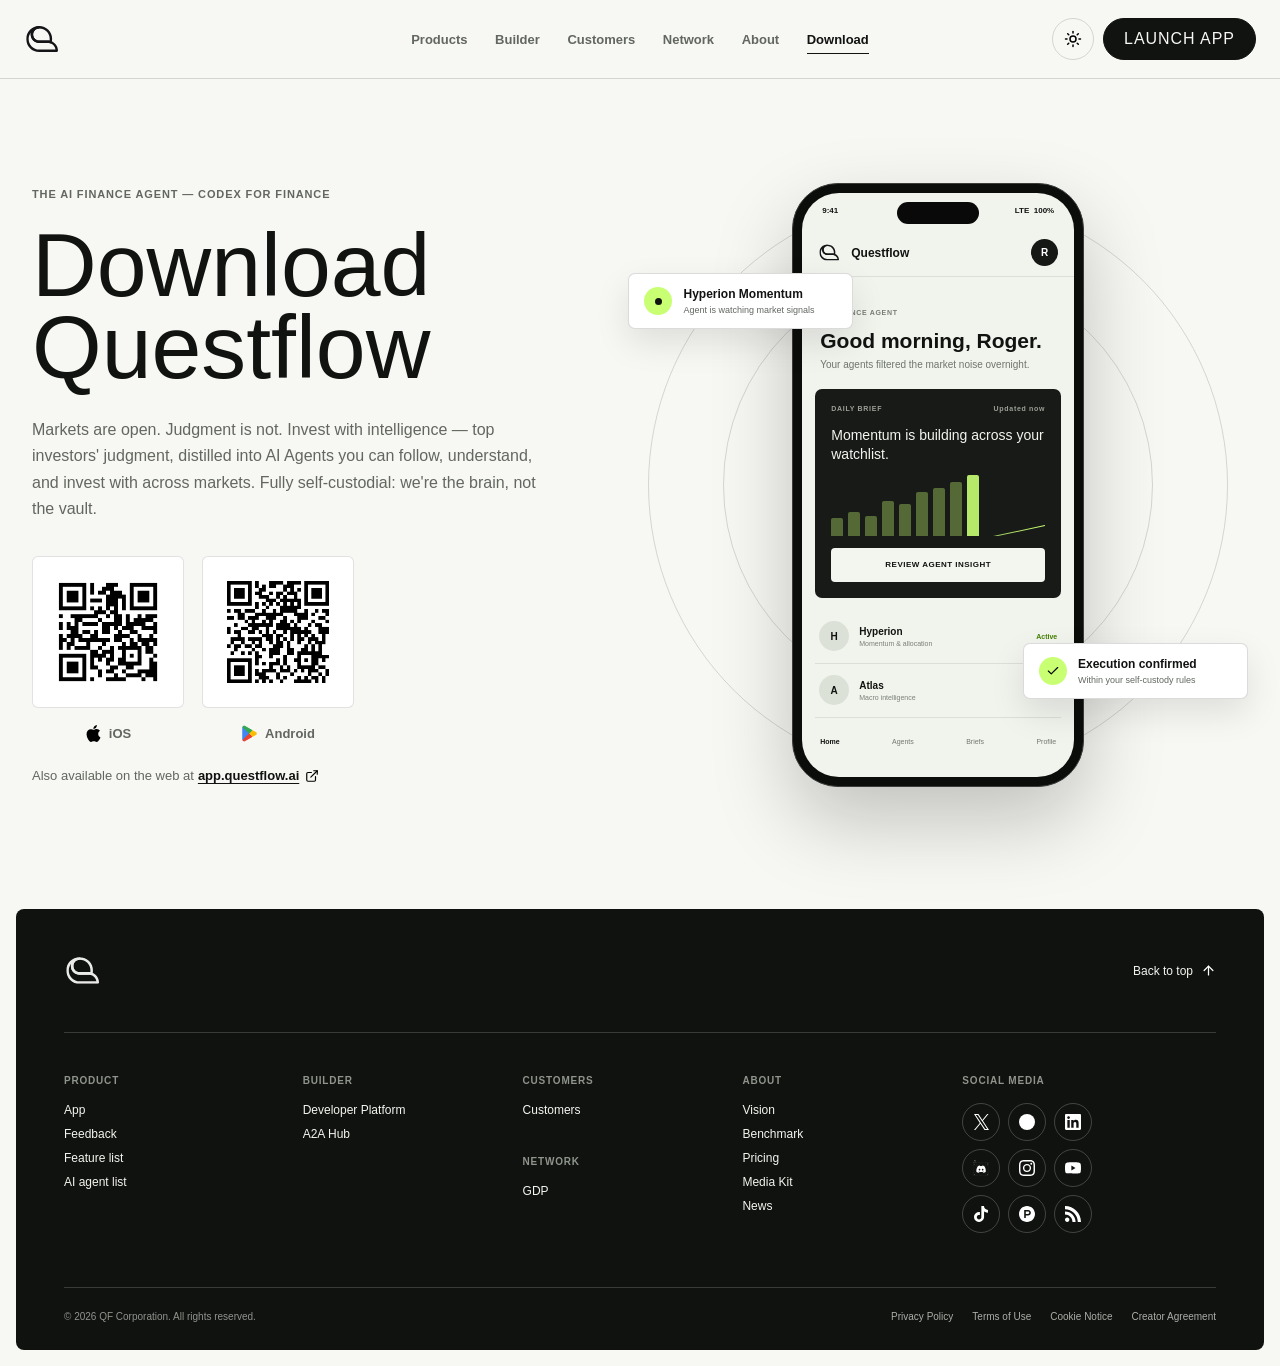
<file: Questflow Website 2/pages/questflow-download-prototype.html>
<!doctype html>
<html lang="en">
  <head>
    <meta charset="utf-8" />
    <meta name="viewport" content="width=device-width, initial-scale=1" />
    <meta
      name="description"
      content="Download Questflow for iOS and Android, or use Questflow on the web."
    />
    <title>Download Questflow</title>
    <link rel="stylesheet" href="../styles/questflow-download-prototype.css" />
    <script src="../scripts/questflow-download-prototype.js" defer></script>
  </head>
  <body class="questflow-download-prototype">
    <a class="qf-download-skip-link" href="#qf-download-main">Skip to content</a>

    <header class="qf-download-web-header" data-qf-download-header>
      <div class="qf-download-web-header-inner">
        <button class="qf-download-brand" type="button" data-qf-download-prototype-link aria-label="Questflow homepage">
          <img src="../assets/questflow-download/brand/questflow-logo.svg" alt="Questflow" />
        </button>
        <nav class="qf-download-web-navigation" aria-label="Primary navigation">
          <button type="button" data-qf-download-prototype-link>Products</button>
          <button type="button" data-qf-download-prototype-link>Builder</button>
          <button type="button" data-qf-download-prototype-link>Customers</button>
          <button type="button" data-qf-download-prototype-link>Network</button>
          <button type="button" data-qf-download-prototype-link>About</button>
          <span class="qf-download-web-navigation-current" aria-current="page">Download</span>
        </nav>
        <div class="qf-download-header-actions">
          <button class="qf-download-theme-toggle" type="button" data-qf-download-theme-toggle aria-label="Switch to dark mode" aria-pressed="false">
            <img class="qf-download-theme-icon-light" src="../assets/questflow-download/ui/sun.svg" alt="" />
            <img class="qf-download-theme-icon-dark" src="../assets/questflow-download/ui/moon.svg" alt="" />
          </button>
          <button class="qf-download-launch-button" type="button" data-qf-download-launch-app>Launch app</button>
        </div>
      </div>
    </header>

    <header class="qf-download-h5-header" data-qf-download-h5-header>
      <div class="qf-download-h5-header-bar">
        <button class="qf-download-brand" type="button" data-qf-download-prototype-link aria-label="Questflow homepage">
          <img src="../assets/questflow-download/brand/questflow-logo.svg" alt="Questflow" />
        </button>
        <div class="qf-download-h5-header-actions">
          <button class="qf-download-theme-toggle" type="button" data-qf-download-theme-toggle aria-label="Switch to dark mode" aria-pressed="false">
            <img class="qf-download-theme-icon-light" src="../assets/questflow-download/ui/sun.svg" alt="" />
            <img class="qf-download-theme-icon-dark" src="../assets/questflow-download/ui/moon.svg" alt="" />
          </button>
          <button class="qf-download-launch-button" type="button" data-qf-download-launch-app>Launch app</button>
          <button class="qf-download-menu-toggle" type="button" data-qf-download-menu-toggle aria-expanded="false" aria-controls="qf-download-mobile-menu" aria-label="Open menu">
            <img class="qf-download-menu-open-icon" src="../assets/questflow-download/ui/menu.svg" alt="" />
            <img class="qf-download-menu-close-icon" src="../assets/questflow-download/ui/close.svg" alt="" />
          </button>
        </div>
      </div>
      <nav class="qf-download-mobile-menu" id="qf-download-mobile-menu" data-qf-download-mobile-menu aria-label="Mobile navigation" hidden>
        <button class="qf-download-mobile-menu-home" type="button" data-qf-download-prototype-link>Homepage</button>
        <div class="qf-download-mobile-menu-grid">
          <section>
            <h2>Products</h2>
            <button type="button" data-qf-download-link="app">App</button>
            <button type="button" data-qf-download-link="feedback">Feedback</button>
            <button type="button" data-qf-download-link="features">Feature list</button>
            <button type="button" data-qf-download-link="agents">AI agent list</button>
          </section>
          <section>
            <h2>Builder</h2>
            <button type="button" data-qf-download-link="developer">Developer Platform</button>
            <button type="button" data-qf-download-link="a2a">A2A Hub</button>
          </section>
          <section>
            <h2>Customers</h2>
            <button type="button" data-qf-download-link="customers">Customers</button>
            <h2>Network</h2>
            <button type="button" data-qf-download-link="gdp">GDP</button>
          </section>
          <section>
            <h2>About</h2>
            <button type="button" data-qf-download-link="vision">Vision</button>
            <button type="button" data-qf-download-link="benchmark">Benchmark</button>
            <button type="button" data-qf-download-link="pricing">Pricing</button>
            <button type="button" data-qf-download-link="mediaKit">Media Kit</button>
            <button type="button" data-qf-download-link="news">News</button>
          </section>
        </div>
        <span class="qf-download-mobile-menu-current" aria-current="page">Download</span>
      </nav>
    </header>
    <div class="qf-download-menu-scrim" data-qf-download-menu-scrim hidden></div>

    <main id="qf-download-main">
      <section class="qf-download-hero" aria-labelledby="qf-download-title">
        <div class="qf-download-hero-copy">
          <p class="qf-download-eyebrow">The AI Finance Agent — Codex for finance</p>
          <h1 id="qf-download-title">
            <span class="qf-download-web-title">Download<br />Questflow</span>
            <span class="qf-download-h5-title">Download Questflow</span>
          </h1>
          <p class="qf-download-hero-description">
            Markets are open. Judgment is not. Invest with intelligence — top investors'
            judgment, distilled into AI Agents you can follow, understand, and invest with
            across markets. Fully self-custodial: we're the brain, not the vault.
          </p>

          <div class="qf-download-web-qr-area" aria-label="Scan to download Questflow">
            <article class="qf-download-qr-option">
              <div class="qf-download-qr-shell">
                <img data-qf-download-qr="ios" alt="QR code for the Apple App Store" />
              </div>
              <div class="qf-download-platform-label">
                <img src="../assets/questflow-download/stores/apple-logo.svg" alt="" />
                <span>iOS</span>
              </div>
            </article>
            <article class="qf-download-qr-option">
              <div class="qf-download-qr-shell">
                <img data-qf-download-qr="android" alt="QR code for Google Play" />
              </div>
              <div class="qf-download-platform-label">
                <img src="../assets/questflow-download/stores/google-play-logo.png" alt="" />
                <span>Android</span>
              </div>
            </article>
          </div>

          <div class="qf-download-h5-action">
            <button class="qf-download-h5-download-button" type="button" data-qf-download-mobile-action>
              <img src="../assets/questflow-download/ui/download.svg" alt="" />
              <span>Download Questflow</span>
            </button>
          </div>

          <p class="qf-download-web-app-line">
            Also available on the web at
            <a data-qf-download-web-app>app.questflow.ai</a>
            <img src="../assets/questflow-download/ui/external-link.svg" alt="" />
          </p>
        </div>

        <div class="qf-download-phone-showcase" aria-label="Questflow mobile app preview">
          <div class="qf-download-float-note qf-download-float-note-one">
            <span class="qf-download-float-status"></span>
            <div><strong>Hyperion Momentum</strong><small>Agent is watching market signals</small></div>
          </div>
          <div class="qf-download-app-phone">
            <div class="qf-download-app-phone-speaker" aria-hidden="true"></div>
            <div class="qf-download-app-screen">
              <div class="qf-download-app-status"><span>9:41</span><span>LTE&nbsp;&nbsp;100%</span></div>
              <div class="qf-download-app-toolbar">
                <img src="../assets/questflow-download/brand/questflow-logo.svg" alt="" />
                <span>Questflow</span>
                <button type="button" aria-label="Profile preview">R</button>
              </div>
              <div class="qf-download-agent-heading">
                <span>AI FINANCE AGENT</span>
                <h2>Good morning, Roger.</h2>
                <p>Your agents filtered the market noise overnight.</p>
              </div>
              <div class="qf-download-agent-brief">
                <div class="qf-download-agent-brief-top"><span>DAILY BRIEF</span><span>Updated now</span></div>
                <h3>Momentum is building across your watchlist.</h3>
                <div class="qf-download-chart" aria-hidden="true">
                  <i></i><i></i><i></i><i></i><i></i><i></i><i></i><i></i><i></i>
                  <b></b>
                </div>
                <button type="button" data-qf-download-prototype-link>Review agent insight</button>
              </div>
              <div class="qf-download-agent-list">
                <div><span class="qf-download-agent-avatar">H</span><p><strong>Hyperion</strong><small>Momentum &amp; allocation</small></p><em>Active</em></div>
                <div><span class="qf-download-agent-avatar">A</span><p><strong>Atlas</strong><small>Macro intelligence</small></p><em>3 signals</em></div>
              </div>
              <div class="qf-download-app-tabbar"><span>Home</span><span>Agents</span><span>Briefs</span><span>Profile</span></div>
            </div>
          </div>
          <div class="qf-download-float-note qf-download-float-note-two">
            <span class="qf-download-float-check"><img src="../assets/questflow-download/ui/check.svg" alt="" /></span>
            <div><strong>Execution confirmed</strong><small>Within your self-custody rules</small></div>
          </div>
        </div>
      </section>
    </main>

    <footer class="qf-download-web-footer">
      <div class="qf-download-footer-top">
        <img src="../assets/questflow-download/brand/questflow-logo.svg" alt="Questflow" />
        <button type="button" data-qf-download-back-to-top>Back to top <img src="../assets/questflow-download/ui/arrow-up.svg" alt="" /></button>
      </div>
      <div class="qf-download-footer-columns">
        <section><h2>Product</h2><button type="button" data-qf-download-link="app">App</button><button type="button" data-qf-download-link="feedback">Feedback</button><button type="button" data-qf-download-link="features">Feature list</button><button type="button" data-qf-download-link="agents">AI agent list</button></section>
        <section><h2>Builder</h2><button type="button" data-qf-download-link="developer">Developer Platform</button><button type="button" data-qf-download-link="a2a">A2A Hub</button></section>
        <section><h2>Customers</h2><button type="button" data-qf-download-link="customers">Customers</button><h2>Network</h2><button type="button" data-qf-download-link="gdp">GDP</button></section>
        <section><h2>About</h2><button type="button" data-qf-download-link="vision">Vision</button><button type="button" data-qf-download-link="benchmark">Benchmark</button><button type="button" data-qf-download-link="pricing">Pricing</button><button type="button" data-qf-download-link="mediaKit">Media Kit</button><button type="button" data-qf-download-link="news">News</button></section>
        <section class="qf-download-footer-social-column"><h2>Social media</h2><div class="qf-download-socials" data-qf-download-socials></div></section>
      </div>
      <div class="qf-download-footer-bottom">
        <p>© 2026 QF Corporation. All rights reserved.</p>
        <div class="qf-download-legal-links">
          <a data-qf-download-link="privacy">Privacy Policy</a><a data-qf-download-link="terms">Terms of Use</a><a data-qf-download-link="cookies">Cookie Notice</a><a data-qf-download-link="creator">Creator Agreement</a>
        </div>
      </div>
    </footer>

    <footer class="qf-download-h5-footer">
      <div class="qf-download-footer-top">
        <img src="../assets/questflow-download/brand/questflow-logo.svg" alt="Questflow" />
        <button type="button" data-qf-download-back-to-top>Back to top <img src="../assets/questflow-download/ui/arrow-up.svg" alt="" /></button>
      </div>
      <div class="qf-download-footer-columns">
        <section><h2>Product</h2><button type="button" data-qf-download-link="app">App</button><button type="button" data-qf-download-link="feedback">Feedback</button><button type="button" data-qf-download-link="features">Feature list</button><button type="button" data-qf-download-link="agents">AI agent list</button></section>
        <section><h2>Builder</h2><button type="button" data-qf-download-link="developer">Developer Platform</button><button type="button" data-qf-download-link="a2a">A2A Hub</button></section>
        <section><h2>Customers</h2><button type="button" data-qf-download-link="customers">Customers</button><h2>Network</h2><button type="button" data-qf-download-link="gdp">GDP</button></section>
        <section><h2>About</h2><button type="button" data-qf-download-link="vision">Vision</button><button type="button" data-qf-download-link="benchmark">Benchmark</button><button type="button" data-qf-download-link="pricing">Pricing</button><button type="button" data-qf-download-link="mediaKit">Media Kit</button><button type="button" data-qf-download-link="news">News</button></section>
      </div>
      <section class="qf-download-h5-socials"><h2>Social media</h2><div class="qf-download-socials" data-qf-download-socials></div></section>
      <div class="qf-download-legal-links">
        <a data-qf-download-link="privacy">Privacy Policy</a><a data-qf-download-link="terms">Terms of Use</a><a data-qf-download-link="cookies">Cookie Notice</a><a data-qf-download-link="creator">Creator Agreement</a>
      </div>
      <p class="qf-download-h5-copyright">© 2026 QF Corporation. All rights reserved.</p>
    </footer>

    <dialog class="qf-download-platform-dialog" data-qf-download-platform-dialog>
      <form method="dialog">
        <button class="qf-download-dialog-close" value="cancel" aria-label="Close platform chooser"><img src="../assets/questflow-download/ui/close.svg" alt="" /></button>
        <p>Choose your platform</p>
        <h2>Download Questflow</h2>
        <button class="qf-download-platform-choice" type="button" data-qf-download-store-choice="ios"><img src="../assets/questflow-download/stores/apple-logo.svg" alt="" /><span><strong>App Store</strong><small>For iPhone and iPad</small></span></button>
        <button class="qf-download-platform-choice" type="button" data-qf-download-store-choice="android"><img src="../assets/questflow-download/stores/google-play-logo.png" alt="" /><span><strong>Google Play</strong><small>For Android devices</small></span></button>
      </form>
    </dialog>

    <div class="qf-download-toast" data-qf-download-toast role="status" aria-live="polite"></div>
  </body>
</html>
</file>
<file: Questflow Website 2/styles/questflow-download-prototype.css>
:root {
  color-scheme: light;
  overflow-x: hidden;
}

.questflow-download-prototype {
  --qf-bg: #f7f7f3;
  --qf-surface: #ffffff;
  --qf-surface-muted: #eceee8;
  --qf-text: #111311;
  --qf-muted: #626760;
  --qf-line: rgba(17, 19, 17, 0.15);
  --qf-header: rgba(247, 247, 243, 0.92);
  --qf-accent: #c8ff73;
  margin: 0;
  min-width: 0;
  overflow-x: hidden;
  background: var(--qf-bg);
  color: var(--qf-text);
  font-family: Inter, "SF Pro Text", "Helvetica Neue", Arial, sans-serif;
  -webkit-font-smoothing: antialiased;
}

.questflow-download-prototype[data-qf-download-theme="dark"] {
  color-scheme: dark;
  --qf-bg: #101210;
  --qf-surface: #1a1d1a;
  --qf-surface-muted: #242824;
  --qf-text: #f4f5ef;
  --qf-muted: #a8ada5;
  --qf-line: rgba(244, 245, 239, 0.16);
  --qf-header: rgba(16, 18, 16, 0.92);
}

.questflow-download-prototype *,
.questflow-download-prototype *::before,
.questflow-download-prototype *::after { box-sizing: border-box; }
.questflow-download-prototype button,
.questflow-download-prototype a { font: inherit; }
.questflow-download-prototype button { color: inherit; }
.questflow-download-prototype button:focus-visible,
.questflow-download-prototype a:focus-visible { outline: 2px solid #6dad14; outline-offset: 3px; }

.qf-download-skip-link {
  position: fixed;
  z-index: 200;
  top: 10px;
  left: 10px;
  padding: 10px 14px;
  transform: translateY(-150%);
  border-radius: 6px;
  background: var(--qf-text);
  color: var(--qf-bg);
  text-decoration: none;
}
.qf-download-skip-link:focus { transform: translateY(0); }

.qf-download-web-header,
.qf-download-h5-header {
  position: sticky;
  z-index: 80;
  top: 0;
  border-bottom: 1px solid var(--qf-line);
  background: var(--qf-header);
  backdrop-filter: blur(18px);
}
.qf-download-web-header-inner {
  width: min(calc(100% - 48px), 1440px);
  height: 78px;
  margin: 0 auto;
  display: grid;
  grid-template-columns: 1fr auto 1fr;
  align-items: center;
}
.qf-download-brand {
  width: 34px;
  height: 34px;
  padding: 0;
  border: 0;
  background: transparent;
  cursor: pointer;
}
.qf-download-brand img { width: 100%; height: 100%; display: block; object-fit: contain; }
.questflow-download-prototype[data-qf-download-theme="dark"] .qf-download-brand img,
.questflow-download-prototype[data-qf-download-theme="dark"] .qf-download-footer-top > img { filter: invert(1); }
.qf-download-web-navigation { display: flex; align-items: center; gap: clamp(19px, 2.15vw, 34px); }
.qf-download-web-navigation button,
.qf-download-web-navigation-current {
  position: relative;
  padding: 12px 0;
  border: 0;
  background: transparent;
  color: var(--qf-muted);
  font-size: 13px;
  font-weight: 560;
  white-space: nowrap;
}
.qf-download-web-navigation button { cursor: pointer; }
.qf-download-web-navigation button:hover { color: var(--qf-text); }
.qf-download-web-navigation-current { color: var(--qf-text); }
.qf-download-web-navigation-current::after {
  content: "";
  position: absolute;
  right: 0;
  bottom: 5px;
  left: 0;
  height: 1px;
  background: currentColor;
}
.qf-download-header-actions,
.qf-download-h5-header-actions { display: flex; align-items: center; justify-content: flex-end; gap: 9px; }
.qf-download-theme-toggle,
.qf-download-menu-toggle {
  width: 42px;
  height: 42px;
  display: grid;
  place-items: center;
  padding: 0;
  border: 1px solid var(--qf-line);
  border-radius: 50%;
  background: transparent;
  cursor: pointer;
}
.qf-download-theme-toggle img,
.qf-download-menu-toggle img { width: 18px; height: 18px; }
.qf-download-theme-icon-dark,
.qf-download-menu-close-icon { display: none; }
.questflow-download-prototype[data-qf-download-theme="dark"] .qf-download-theme-icon-light { display: none; }
.questflow-download-prototype[data-qf-download-theme="dark"] .qf-download-theme-icon-dark { display: block; }
.qf-download-menu-toggle[aria-expanded="true"] .qf-download-menu-open-icon { display: none; }
.qf-download-menu-toggle[aria-expanded="true"] .qf-download-menu-close-icon { display: block; }
.qf-download-launch-button {
  min-height: 42px;
  padding: 0 20px;
  border: 1px solid var(--qf-text);
  border-radius: 999px;
  background: var(--qf-text);
  color: var(--qf-bg) !important;
  font-size: 11px;
  font-weight: 700;
  letter-spacing: .06em;
  text-transform: uppercase;
  cursor: pointer;
}
.qf-download-launch-button:hover { opacity: .76; }
.qf-download-web-header .qf-download-header-actions { justify-self: end; }
.qf-download-h5-header { display: none; }

.qf-download-hero {
  width: min(calc(100% - 64px), 1360px);
  min-height: calc(100vh - 78px);
  margin: 0 auto;
  padding: 76px 0 94px;
  display: grid;
  grid-template-columns: minmax(450px, .9fr) minmax(530px, 1.1fr);
  align-items: center;
  gap: clamp(46px, 7vw, 112px);
}
.qf-download-eyebrow {
  margin: 0 0 22px;
  color: var(--qf-muted);
  font-size: 11px;
  font-weight: 700;
  letter-spacing: .08em;
  line-height: 1.4;
  text-transform: uppercase;
}
.qf-download-hero h1 { margin: 0; }
.qf-download-web-title {
  display: block;
  font-size: clamp(68px, 7vw, 112px);
  font-weight: 410;
  letter-spacing: 0;
  line-height: .92;
}
.qf-download-h5-title { display: none; }
.qf-download-hero-description {
  max-width: 575px;
  margin: 28px 0 0;
  color: var(--qf-muted);
  font-size: 16px;
  line-height: 1.65;
}
.qf-download-web-qr-area { margin-top: 34px; display: flex; gap: 18px; }
.qf-download-qr-option { margin: 0; }
.qf-download-qr-shell {
  width: 152px;
  height: 152px;
  padding: 10px;
  border: 1px solid rgba(17, 19, 17, .12);
  border-radius: 6px;
  background: #fff;
}
.qf-download-qr-shell img { width: 100%; height: 100%; display: block; }
.qf-download-platform-label {
  height: 30px;
  margin-top: 10px;
  display: flex;
  align-items: center;
  justify-content: center;
  gap: 7px;
  color: var(--qf-muted);
  font-size: 13px;
  font-weight: 600;
}
.qf-download-platform-label img { width: 17px; height: 17px; object-fit: contain; }
.questflow-download-prototype[data-qf-download-theme="dark"] .qf-download-platform-label img:first-child { filter: invert(1); }
.qf-download-h5-action { display: none; }
.qf-download-web-app-line {
  margin: 20px 0 0;
  display: flex;
  align-items: center;
  flex-wrap: wrap;
  gap: 4px;
  color: var(--qf-muted);
  font-size: 13px;
}
.qf-download-web-app-line a { color: var(--qf-text); font-weight: 650; text-underline-offset: 3px; cursor: pointer; }
.qf-download-web-app-line img { width: 14px; height: 14px; margin-left: 2px; }

.qf-download-phone-showcase {
  position: relative;
  min-height: 660px;
  display: grid;
  place-items: center;
}
.qf-download-phone-showcase::before {
  content: "";
  position: absolute;
  width: min(580px, 98%);
  aspect-ratio: 1;
  border: 1px solid var(--qf-line);
  border-radius: 50%;
}
.qf-download-phone-showcase::after {
  content: "";
  position: absolute;
  width: min(430px, 72%);
  aspect-ratio: 1;
  border: 1px solid var(--qf-line);
  border-radius: 50%;
}
.qf-download-app-phone {
  position: relative;
  z-index: 2;
  width: 292px;
  height: 604px;
  padding: 9px;
  border: 1px solid #3a3d39;
  border-radius: 46px;
  background: #0b0d0b;
  box-shadow: 0 34px 80px rgba(0, 0, 0, .22);
}
.qf-download-app-phone-speaker {
  position: absolute;
  z-index: 5;
  top: 18px;
  left: 50%;
  width: 82px;
  height: 22px;
  transform: translateX(-50%);
  border-radius: 999px;
  background: #080908;
}
.qf-download-app-screen {
  height: 100%;
  overflow: hidden;
  border-radius: 37px;
  background: #f1f3ed;
  color: #111311;
}
.qf-download-app-status { height: 36px; padding: 13px 20px 0; display: flex; justify-content: space-between; font-size: 8px; font-weight: 700; }
.qf-download-app-toolbar { height: 48px; padding: 0 16px; display: grid; grid-template-columns: 26px 1fr 27px; align-items: center; gap: 7px; border-bottom: 1px solid rgba(17,19,17,.09); font-size: 12px; font-weight: 700; }
.qf-download-app-toolbar > img { width: 21px; height: 21px; }
.qf-download-app-toolbar button { width: 27px; height: 27px; padding: 0; border: 0; border-radius: 50%; background: #151815; color: #fff; font-size: 10px; }
.qf-download-agent-heading { padding: 24px 18px 17px; }
.qf-download-agent-heading > span,
.qf-download-agent-brief-top { font-size: 7px; font-weight: 800; letter-spacing: .1em; color: #777d75; }
.qf-download-agent-heading h2 { margin: 10px 0 5px; font-size: 21px; font-weight: 560; letter-spacing: 0; }
.qf-download-agent-heading p { margin: 0; color: #6f756d; font-size: 10px; line-height: 1.4; }
.qf-download-agent-brief { margin: 0 13px; padding: 16px; border-radius: 7px; background: #171a17; color: #f4f5ef; }
.qf-download-agent-brief-top { display: flex; justify-content: space-between; color: #9ca198; }
.qf-download-agent-brief h3 { margin: 14px 0 8px; font-size: 14px; font-weight: 530; line-height: 1.35; }
.qf-download-chart { position: relative; height: 64px; display: flex; align-items: flex-end; gap: 5px; overflow: hidden; }
.qf-download-chart i { width: 12px; border-radius: 2px 2px 0 0; background: #c8ff73; opacity: .35; }
.qf-download-chart i:nth-child(1) { height: 18px; }
.qf-download-chart i:nth-child(2) { height: 24px; }
.qf-download-chart i:nth-child(3) { height: 20px; }
.qf-download-chart i:nth-child(4) { height: 35px; }
.qf-download-chart i:nth-child(5) { height: 32px; }
.qf-download-chart i:nth-child(6) { height: 44px; }
.qf-download-chart i:nth-child(7) { height: 48px; }
.qf-download-chart i:nth-child(8) { height: 54px; }
.qf-download-chart i:nth-child(9) { height: 61px; opacity: .9; }
.qf-download-chart b { position: absolute; right: 0; bottom: 10px; left: 0; height: 1px; background: linear-gradient(90deg, transparent, #c8ff73); transform: rotate(-12deg); transform-origin: right; }
.qf-download-agent-brief button { width: 100%; height: 34px; margin-top: 12px; border: 0; border-radius: 4px; background: #f3f5ef; color: #111311; font-size: 8px; font-weight: 800; letter-spacing: .06em; text-transform: uppercase; }
.qf-download-agent-list { padding: 12px 13px 0; }
.qf-download-agent-list > div { min-height: 54px; padding: 8px 4px; display: grid; grid-template-columns: 32px 1fr auto; align-items: center; gap: 8px; border-bottom: 1px solid rgba(17,19,17,.09); }
.qf-download-agent-avatar { width: 30px; height: 30px; display: grid; place-items: center; border-radius: 50%; background: #dce1d7; font-size: 10px; font-weight: 800; }
.qf-download-agent-list p { margin: 0; }
.qf-download-agent-list strong,
.qf-download-agent-list small { display: block; }
.qf-download-agent-list strong { font-size: 10px; }
.qf-download-agent-list small { margin-top: 3px; color: #7a8078; font-size: 7px; }
.qf-download-agent-list em { color: #438000; font-size: 7px; font-style: normal; font-weight: 700; }
.qf-download-app-tabbar { height: 48px; padding: 0 18px; display: flex; align-items: center; justify-content: space-between; color: #72786f; font-size: 7px; }
.qf-download-app-tabbar span:first-child { color: #111311; font-weight: 800; }
.qf-download-float-note {
  position: absolute;
  z-index: 4;
  min-width: 225px;
  padding: 13px 15px;
  display: flex;
  align-items: center;
  gap: 11px;
  border: 1px solid var(--qf-line);
  border-radius: 7px;
  background: var(--qf-surface);
  box-shadow: 0 14px 34px rgba(0,0,0,.1);
}
.qf-download-float-note-one { top: 118px; left: 0; }
.qf-download-float-note-two { right: 0; bottom: 116px; }
.qf-download-float-note strong,
.qf-download-float-note small { display: block; }
.qf-download-float-note strong { font-size: 12px; }
.qf-download-float-note small { margin-top: 4px; color: var(--qf-muted); font-size: 9px; }
.qf-download-float-status,
.qf-download-float-check { flex: 0 0 auto; width: 28px; height: 28px; display: grid; place-items: center; border-radius: 50%; background: var(--qf-accent); color: #111311; font-size: 12px; font-weight: 900; }
.qf-download-float-status::after { content: ""; width: 7px; height: 7px; border-radius: 50%; background: #111311; }
.qf-download-float-check img { width: 14px; height: 14px; }

.qf-download-web-footer,
.qf-download-h5-footer {
  width: min(calc(100% - 32px), 1480px);
  margin: 0 auto 16px;
  padding: 44px 48px 28px;
  border-radius: 8px;
  background: #101210;
  color: #f4f5ef;
}
.qf-download-h5-footer { display: none; }
.qf-download-footer-top { display: flex; align-items: center; justify-content: space-between; padding-bottom: 44px; border-bottom: 1px solid rgba(244,245,239,.18); }
.qf-download-footer-top > img { width: 35px; height: 35px; filter: invert(1); }
.qf-download-footer-top button { display: flex; align-items: center; gap: 8px; padding: 0; border: 0; background: transparent; color: #f4f5ef; font-size: 12px; cursor: pointer; }
.qf-download-footer-top button img { width: 15px; height: 15px; filter: invert(1); }
.qf-download-footer-columns { padding: 42px 0 54px; display: grid; grid-template-columns: 1.1fr 1fr 1fr 1fr 1.35fr; gap: 32px; }
.qf-download-footer-columns section { display: flex; flex-direction: column; align-items: flex-start; }
.qf-download-footer-columns h2,
.qf-download-h5-socials h2 { margin: 0 0 17px; color: #8f948c; font-size: 10px; font-weight: 700; letter-spacing: .08em; text-transform: uppercase; }
.qf-download-footer-columns h2:not(:first-child) { margin-top: 29px; }
.qf-download-footer-columns button { margin: 0 0 10px; padding: 0; border: 0; background: transparent; color: #f4f5ef; font-size: 12px; cursor: pointer; }
.qf-download-footer-columns button:hover { color: var(--qf-accent); }
.qf-download-socials { display: grid; grid-template-columns: repeat(3, 38px); gap: 8px; }
.qf-download-socials a { width: 38px; height: 38px; display: grid; place-items: center; border: 1px solid rgba(244,245,239,.22); border-radius: 50%; }
.qf-download-socials a:hover { border-color: var(--qf-accent); }
.qf-download-socials img { width: 16px; height: 16px; filter: brightness(0) invert(1); object-fit: contain; }
.qf-download-footer-bottom { padding-top: 23px; display: flex; align-items: center; justify-content: space-between; gap: 24px; border-top: 1px solid rgba(244,245,239,.18); }
.qf-download-footer-bottom p,
.qf-download-h5-copyright { margin: 0; color: #8f948c; font-size: 10px; }
.qf-download-legal-links { display: flex; flex-wrap: wrap; gap: 19px; }
.qf-download-legal-links a { color: #aaaFa7; font-size: 10px; text-decoration: none; cursor: pointer; }
.qf-download-legal-links a:hover { color: #f4f5ef; }

.qf-download-platform-dialog {
  width: min(calc(100% - 32px), 390px);
  padding: 0;
  border: 1px solid var(--qf-line);
  border-radius: 8px;
  background: var(--qf-surface);
  color: var(--qf-text);
}
.qf-download-platform-dialog::backdrop { background: rgba(7,8,7,.62); backdrop-filter: blur(4px); }
.qf-download-platform-dialog form { position: relative; padding: 28px 22px 22px; }
.qf-download-dialog-close { position: absolute; top: 15px; right: 15px; width: 38px; height: 38px; padding: 0; display: grid; place-items: center; border: 1px solid var(--qf-line); border-radius: 50%; background: transparent; }
.qf-download-dialog-close img { width: 16px; height: 16px; }
.qf-download-platform-dialog p { margin: 0 0 8px; color: var(--qf-muted); font-size: 11px; font-weight: 700; letter-spacing: .08em; text-transform: uppercase; }
.qf-download-platform-dialog h2 { margin: 0 0 24px; font-size: 26px; font-weight: 520; letter-spacing: 0; }
.qf-download-platform-choice { width: 100%; min-height: 68px; margin-top: 10px; padding: 10px 14px; display: flex; align-items: center; gap: 14px; border: 1px solid var(--qf-line); border-radius: 6px; background: var(--qf-surface-muted); text-align: left; cursor: pointer; }
.qf-download-platform-choice > img { width: 26px; height: 26px; object-fit: contain; }
.qf-download-platform-choice strong,
.qf-download-platform-choice small { display: block; }
.qf-download-platform-choice strong { font-size: 14px; }
.qf-download-platform-choice small { margin-top: 4px; color: var(--qf-muted); font-size: 10px; }
.qf-download-toast {
  position: fixed;
  z-index: 200;
  right: 20px;
  bottom: 20px;
  max-width: min(360px, calc(100% - 32px));
  padding: 12px 15px;
  transform: translateY(20px);
  border-radius: 6px;
  background: var(--qf-text);
  color: var(--qf-bg);
  font-size: 12px;
  opacity: 0;
  pointer-events: none;
  transition: opacity .18s ease, transform .18s ease;
}
.qf-download-toast[data-qf-download-visible="true"] { transform: translateY(0); opacity: 1; }

@media (min-width: 768px) and (max-width: 1279px) {
  .qf-download-web-header-inner { width: min(calc(100% - 32px), 1120px); grid-template-columns: auto 1fr auto; gap: 22px; }
  .qf-download-web-navigation { justify-self: center; gap: clamp(12px, 1.6vw, 21px); }
  .qf-download-web-navigation button,
  .qf-download-web-navigation-current { font-size: 11px; }
  .qf-download-launch-button { padding: 0 15px; }
  .qf-download-hero { width: min(calc(100% - 48px), 880px); padding-top: 88px; grid-template-columns: 1fr; text-align: center; gap: 28px; }
  .qf-download-hero-copy { display: flex; flex-direction: column; align-items: center; }
  .qf-download-web-title { font-size: clamp(72px, 10vw, 106px); line-height: .94; }
  .qf-download-hero-description { max-width: 670px; }
  .qf-download-web-qr-area { justify-content: center; }
  .qf-download-phone-showcase { width: min(100%, 690px); min-height: 650px; margin: 0 auto; }
  .qf-download-web-footer { padding-right: 32px; padding-left: 32px; }
  .qf-download-footer-columns { grid-template-columns: repeat(4, 1fr); }
  .qf-download-footer-social-column { grid-column: 1 / -1; }
  .qf-download-footer-social-column .qf-download-socials { grid-template-columns: repeat(9, 38px); }
}

@media (max-width: 767px) {
  .qf-download-web-header,
  .qf-download-web-footer,
  .qf-download-web-title,
  .qf-download-web-qr-area { display: none; }
  .qf-download-h5-header,
  .qf-download-h5-title,
  .qf-download-h5-action,
  .qf-download-h5-footer { display: block; }
  .qf-download-h5-header-bar { height: 64px; padding: 0 14px; display: flex; align-items: center; justify-content: space-between; }
  .qf-download-h5-header .qf-download-brand { width: 30px; height: 30px; }
  .qf-download-h5-header-actions { gap: 6px; }
  .qf-download-h5-header .qf-download-theme-toggle,
  .qf-download-menu-toggle { width: 36px; height: 36px; }
  .qf-download-h5-header .qf-download-launch-button { min-height: 36px; padding: 0 13px; font-size: 9px; }
  .qf-download-mobile-menu {
    position: absolute;
    z-index: 82;
    top: 64px;
    left: 0;
    width: 100%;
    max-height: calc(100vh - 64px);
    padding: 24px 20px 34px;
    overflow-y: auto;
    border-top: 1px solid var(--qf-line);
    background: var(--qf-bg);
  }
  .qf-download-mobile-menu[hidden],
  .qf-download-menu-scrim[hidden] { display: none; }
  .qf-download-mobile-menu button { padding: 0; border: 0; background: transparent; text-align: left; cursor: pointer; }
  .qf-download-mobile-menu-home { margin-bottom: 30px; font-size: 20px; font-weight: 540; }
  .qf-download-mobile-menu-grid { display: grid; grid-template-columns: 1fr 1fr; gap: 30px 22px; }
  .qf-download-mobile-menu-grid section { display: flex; flex-direction: column; align-items: flex-start; }
  .qf-download-mobile-menu-grid h2 { margin: 0 0 13px; color: var(--qf-muted); font-size: 9px; font-weight: 700; letter-spacing: .08em; text-transform: uppercase; }
  .qf-download-mobile-menu-grid h2:not(:first-child) { margin-top: 24px; }
  .qf-download-mobile-menu-grid button { margin-bottom: 11px; font-size: 14px; }
  .qf-download-mobile-menu-current { margin-top: 30px; padding-top: 18px; display: block; border-top: 1px solid var(--qf-line); font-size: 20px; font-weight: 650; }
  .qf-download-mobile-menu-current::after { content: ""; width: 34px; height: 1px; margin-top: 7px; display: block; background: currentColor; }
  .qf-download-menu-scrim { position: fixed; z-index: 70; inset: 64px 0 0; background: rgba(4,5,4,.45); }
  .qf-download-menu-open { overflow: hidden; }
  .qf-download-hero {
    width: 100%;
    min-height: 0;
    padding: 70px 20px 76px;
    display: block;
    text-align: center;
  }
  .qf-download-eyebrow { max-width: 320px; margin: 0 auto 18px; font-size: 9px; }
  .qf-download-h5-title { font-size: clamp(38px, 11vw, 50px); font-weight: 430; line-height: 1.05; letter-spacing: 0; }
  .qf-download-hero-description { max-width: 480px; margin: 22px auto 0; font-size: 14px; line-height: 1.6; }
  .qf-download-h5-action { margin-top: 28px; }
  .qf-download-h5-download-button {
    width: min(100%, 460px);
    min-height: 56px;
    padding: 0 20px;
    display: inline-flex;
    align-items: center;
    justify-content: center;
    gap: 10px;
    border: 1px solid var(--qf-text);
    border-radius: 6px;
    background: var(--qf-text);
    color: var(--qf-bg) !important;
    font-size: 14px;
    font-weight: 700;
    cursor: pointer;
  }
  .qf-download-h5-download-button img { width: 18px; height: 18px; filter: invert(1); }
  .questflow-download-prototype[data-qf-download-theme="dark"] .qf-download-h5-download-button img { filter: none; }
  .qf-download-web-app-line { justify-content: center; margin-top: 18px; font-size: 12px; }
  .qf-download-phone-showcase { min-height: 570px; margin-top: 48px; }
  .qf-download-phone-showcase::before { width: 420px; max-width: 122vw; }
  .qf-download-phone-showcase::after { width: 310px; max-width: 92vw; }
  .qf-download-app-phone { width: 252px; height: 522px; border-radius: 41px; }
  .qf-download-app-screen { border-radius: 32px; }
  .qf-download-agent-heading { padding-top: 17px; }
  .qf-download-agent-heading h2 { font-size: 18px; }
  .qf-download-agent-brief { padding: 13px; }
  .qf-download-agent-list > div { min-height: 47px; }
  .qf-download-app-tabbar { height: 39px; }
  .qf-download-float-note-one { top: 74px; left: calc(50% - 178px); min-width: 190px; }
  .qf-download-float-note-two { display: none; }
  .qf-download-float-note { padding: 10px 12px; text-align: left; }
  .qf-download-float-note strong { font-size: 10px; }
  .qf-download-float-note small { font-size: 8px; }
  .qf-download-h5-footer { width: calc(100% - 16px); margin-bottom: 8px; padding: 32px 20px 24px; border-radius: 7px; }
  .qf-download-footer-top { padding-bottom: 28px; }
  .qf-download-footer-top > img { width: 31px; height: 31px; }
  .qf-download-footer-columns { padding: 34px 0 36px; grid-template-columns: 1fr 1fr; gap: 34px 24px; }
  .qf-download-footer-columns h2 { margin-bottom: 14px; }
  .qf-download-footer-columns button { margin-bottom: 9px; font-size: 11px; }
  .qf-download-h5-socials { padding: 28px 0; border-top: 1px solid rgba(244,245,239,.18); border-bottom: 1px solid rgba(244,245,239,.18); }
  .qf-download-h5-socials .qf-download-socials { grid-template-columns: repeat(3, 40px); gap: 9px; }
  .qf-download-h5-socials .qf-download-socials a { width: 40px; height: 40px; }
  .qf-download-h5-footer .qf-download-legal-links { padding-top: 28px; display: grid; grid-template-columns: 1fr 1fr; gap: 13px 18px; }
  .qf-download-h5-copyright { margin-top: 28px; }
  .qf-download-toast { right: 16px; bottom: 16px; }
}

@media (max-width: 374px) {
  .qf-download-h5-header .qf-download-theme-toggle { display: none; }
  .qf-download-h5-header .qf-download-launch-button { padding: 0 10px; }
  .qf-download-hero { padding-right: 16px; padding-left: 16px; }
  .qf-download-float-note-one { left: 0; }
}

@media (prefers-reduced-motion: reduce) {
  .qf-download-toast { transition: none; }
}
</file>
